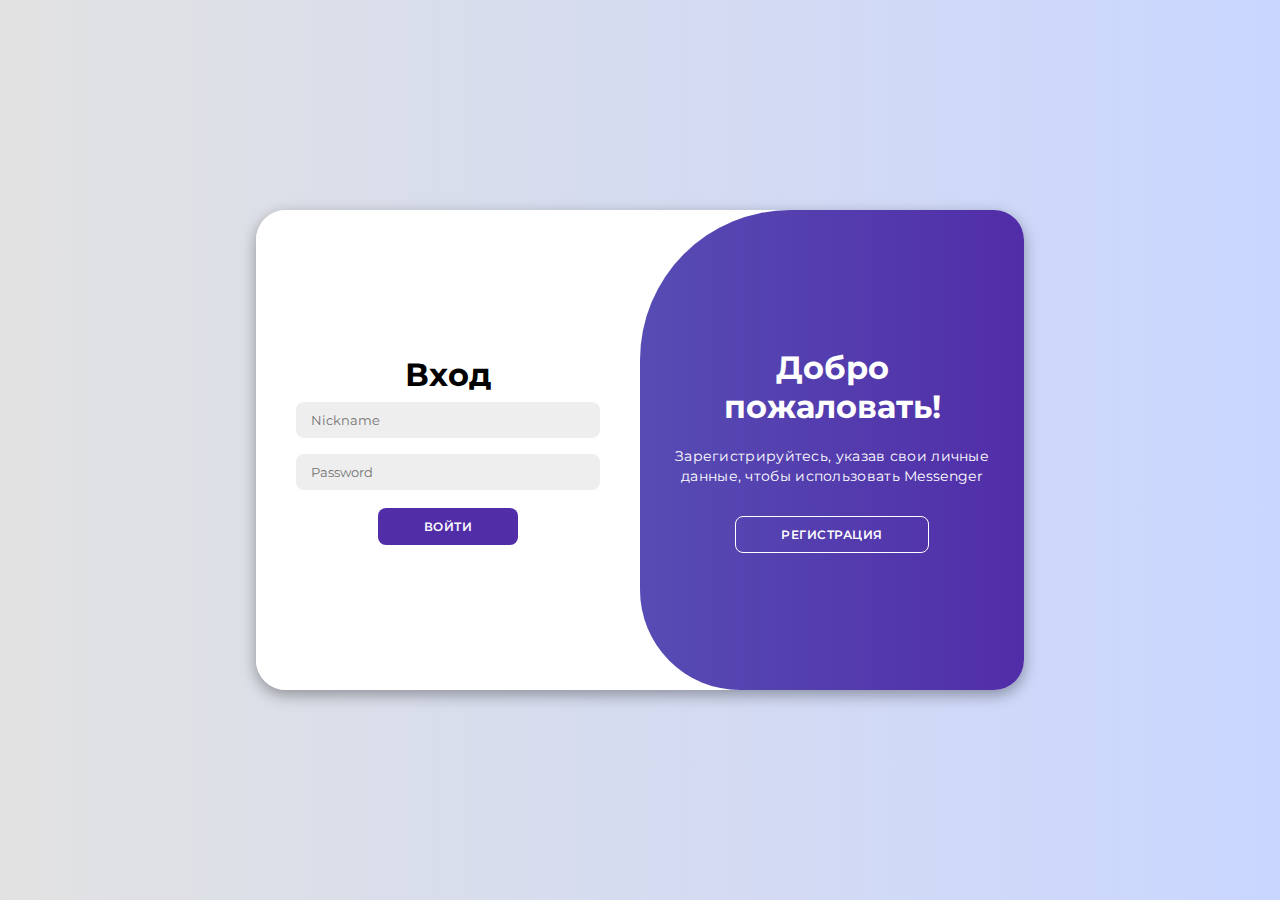
<file: index.html>
<!DOCTYPE html>

<html xmlns:th="http://www.thymeleaf.org">
    <head>
        <meta charset="utf-8">
        <meta name="viewport" content="width=device-width, initial-scale=1">
        <link rel="stylesheet" href="/css/style_login.css">
        <link rel="icon" type="image/x-icon" href="/img/favicon.ico">
        <title>Messenger</title>
        <script>
            function registration(){
                var jsondata = {
                    "login": document.getElementById("nicknameSignUp").value,
                    "password": document.getElementById("passwordSignUp").value,
                    "name": document.getElementById("name").value,
                    "surname": document.getElementById("surname").value
                };

                console.log(jsondata);

                let promise = fetch("http://localhost:8080/user/create", {
                    method: 'POST',
                    headers: {
                        'Content-Type': 'application/json'
                    },
                    body: JSON.stringify(jsondata)
                })
                    .then(response => { return response.json()})

                promise.then(
                    function (response) {
                        // console.log(response.data);
                        console.log(response.status);

                        if(response.status === "OK") {
                            window.location.href = "http://localhost:8080/" + response.userId + "/chat?#";
                            alert("Поздравляем! Вы зарегистрированы!");
                        }
                        else {
                            alert("Пользователь с таким логином уже существует.");
                        }
                    })

                alert("Подождите, пожалуйста...");
            }

            function login(){
                var jsondata = {
                    "login": document.getElementById("nicknameSignIn").value,
                    "password": document.getElementById("passwordSignIn").value
                };

                let promise = fetch("http://localhost:8080/user/login", {
                    method: 'POST',
                    headers: {
                        'Content-Type': 'application/json'
                    },
                    body: JSON.stringify(jsondata)
                }).then(response => {
                    return response.json()
                })

                promise.then(
                        function (response) {
                            if(response.status === "OK") {
                                alert("Добро пожаловать!");
                                window.location.href = "http://localhost:8080/" + response.userId + "/chat?#";
                            }
                            // var jsonresp = JSON.parse(response.status);
                            if(response.status === "wrong password") {
                                alert("Неверный пароль!");
                            }
                            if(response.status === "user not exist or wrong login"){
                                alert("Пользователь не найден: зарегестрируйтесь или проверьте логин!");
                            }

                        }
                );

                alert("Подождите, пожалуйста...");
            }

        </script>


    </head>
    <body>
        
        <div class="conteiner" id="conteiner">
            <div class="form-conteiner sign-up">
                <form id="signupform">
                    <h1>Регистрация</h1>
                    <input type="text" id="name"
                    placeholder="Name">
                    <input type="text" id="surname"
                    placeholder="Surename">
                    <input type="text" id="nicknameSignUp"
                    placeholder="Nickname">
                    <input type="password" id="passwordSignUp"
                    placeholder="Password">
                    <button type="submit" id="regbutton" onclick="registration();">Регистрация</button>

                </form>
            </div>
            <div class="form-conteiner sign-in">
                <form id="signinform">
                   <h1>Вход</h1>
                   <input type="text" id="nicknameSignIn"
                   placeholder="Nickname">
                   <input type="password" id="passwordSignIn"
                   placeholder="Password">
                   <button type="submit" id="logbutton" onclick="login();">Войти</button>
                </form>
            </div>
            <div class="toggle-conteiner">
                <div class="toggle">
                    <div class="toggle-panel toggle-left">
                        <h1>С возвращением!</h1>
                        <p>Введите свои личные данные, чтобы использовать Messenger</p>
                        <button class="hidden" id="login">Войти</button>
                    </div>
                    <div class="toggle-panel toggle-right">
                        <h1>Добро пожаловать!</h1>
                        <p>Зарегистрируйтесь, указав свои личные данные, чтобы использовать Messenger</p>
                        <button class="hidden" id="register">Регистрация</button>
                    </div>
                </div>
            </div>
        </div>

        <script src="/js/script_login.js"></script>
    </body>
</html>
</file>
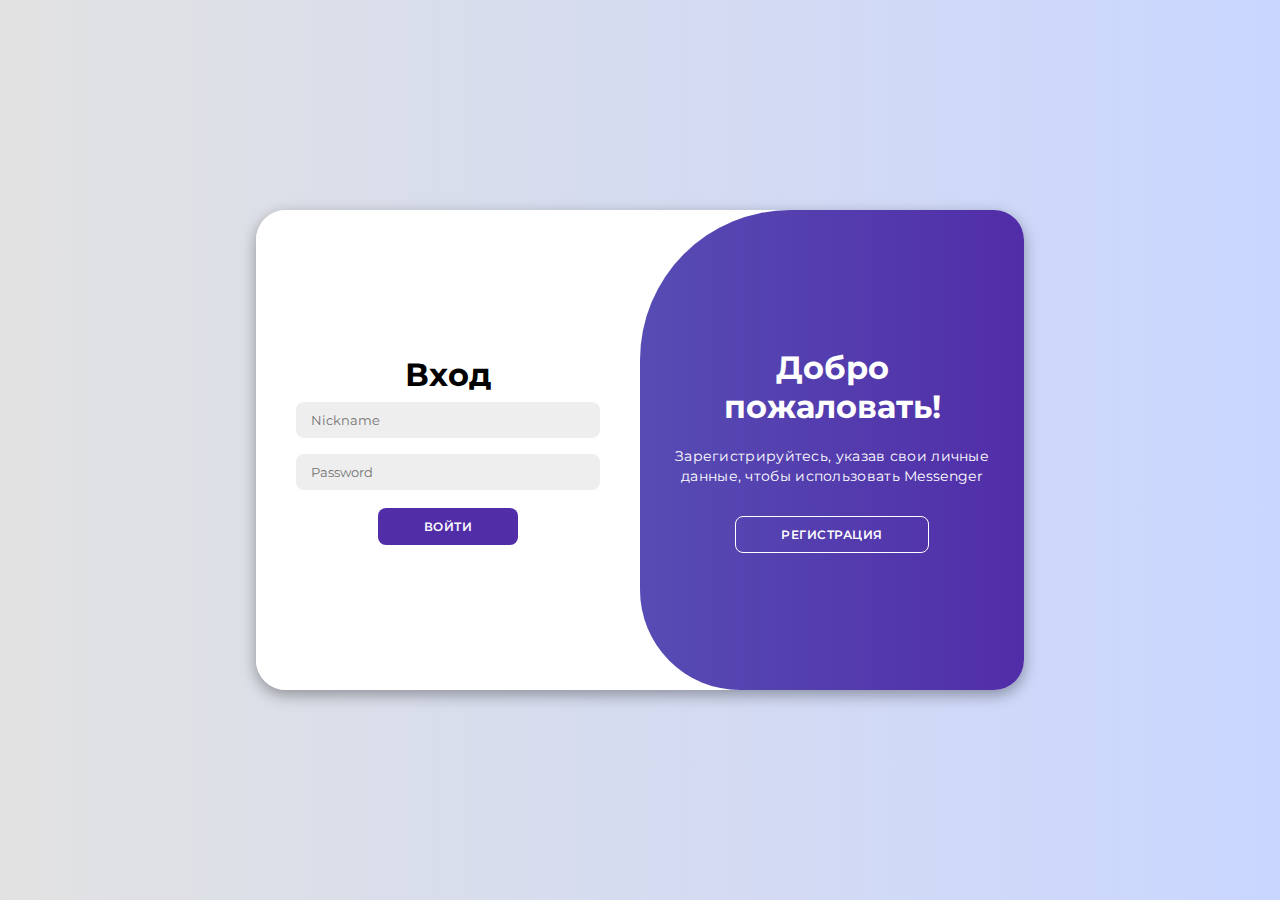
<file: Backend/test/index.html>
<!DOCTYPE html>

<html xmlns:th="http://www.thymeleaf.org">
    <head>
        <meta charset="utf-8">
        <meta name="viewport" content="width=device-width, initial-scale=1">
        <link rel="stylesheet" href="/css/style_login.css">
        <link rel="icon" type="image/x-icon" href="/img/favicon.ico">
        <title>Messenger</title>
        <script>
            function registration(){
                var jsondata = {
                    "login": document.getElementById("nicknameSignUp").value,
                    "password": document.getElementById("passwordSignUp").value,
                    "name": document.getElementById("name").value,
                    "surname": document.getElementById("surname").value
                };

                console.log(jsondata);

                let promise = fetch("http://localhost:8080/user/create", {
                    method: 'POST',
                    headers: {
                        'Content-Type': 'application/json'
                    },
                    body: JSON.stringify(jsondata)
                })
                    .then(response => { return response.json()})

                promise.then(
                    function (response) {
                        // console.log(response.data);
                        console.log(response.status);

                        if(response.status === "OK") {
                            window.location.href = "http://localhost:8080/" + response.userId + "/chat?#";
                            alert("Поздравляем! Вы зарегистрированы!");
                        }
                        else {
                            alert("Пользователь с таким логином уже существует.");
                        }
                    })

                alert("Подождите, пожалуйста...");
            }

            function login(){
                var jsondata = {
                    "login": document.getElementById("nicknameSignIn").value,
                    "password": document.getElementById("passwordSignIn").value
                };

                let promise = fetch("http://localhost:8080/user/login", {
                    method: 'POST',
                    headers: {
                        'Content-Type': 'application/json'
                    },
                    body: JSON.stringify(jsondata)
                }).then(response => {
                    return response.json()
                })

                promise.then(
                        function (response) {
                            if(response.status === "OK") {
                                alert("Добро пожаловать!");
                                window.location.href = "http://localhost:8080/" + response.userId + "/chat?#";
                            }
                            // var jsonresp = JSON.parse(response.status);
                            if(response.status === "wrong password") {
                                alert("Неверный пароль!");
                            }
                            if(response.status === "user not exist or wrong login"){
                                alert("Пользователь не найден: зарегестрируйтесь или проверьте логин!");
                            }

                        }
                );

                alert("Подождите, пожалуйста...");
            }

        </script>


    </head>
    <body>
        
        <div class="conteiner" id="conteiner">
            <div class="form-conteiner sign-up">
                <form id="signupform">
                    <h1>Регистрация</h1>
                    <input type="text" id="name"
                    placeholder="Name">
                    <input type="text" id="surname"
                    placeholder="Surename">
                    <input type="text" id="nicknameSignUp"
                    placeholder="Nickname">
                    <input type="password" id="passwordSignUp"
                    placeholder="Password">
                    <button type="submit" id="regbutton" onclick="registration();">Регистрация</button>

                </form>
            </div>
            <div class="form-conteiner sign-in">
                <form id="signinform">
                   <h1>Вход</h1>
                   <input type="text" id="nicknameSignIn"
                   placeholder="Nickname">
                   <input type="password" id="passwordSignIn"
                   placeholder="Password">
                   <button type="submit" id="logbutton" onclick="login();">Войти</button>
                </form>
            </div>
            <div class="toggle-conteiner">
                <div class="toggle">
                    <div class="toggle-panel toggle-left">
                        <h1>С возвращением!</h1>
                        <p>Введите свои личные данные, чтобы использовать Messenger</p>
                        <button class="hidden" id="login">Войти</button>
                    </div>
                    <div class="toggle-panel toggle-right">
                        <h1>Добро пожаловать!</h1>
                        <p>Зарегистрируйтесь, указав свои личные данные, чтобы использовать Messenger</p>
                        <button class="hidden" id="register">Регистрация</button>
                    </div>
                </div>
            </div>
        </div>

        <script src="/js/script_login.js"></script>
    </body>
</html>
</file>
<file: css/style_login.css>
@import url('https://fonts.googleapis.com/css2?family=Montserrat:wght@300;400;500;600;700&display=swap');

*{ 
    margin: 0; /*внешний отступ*/
    padding: 0;
    box-sizing: border-box;
    font-family: 'Montserrat', sans-serif;
}

body{
    background-color: #c9d6ff;
    background: linear-gradient(to right, #e2e2e2, #c9d6ff);
    display: flex;           /* сетка для блокового отображения*/
    align-items: center;     /* элементы по центру поперечной оси*/
    justify-content: center; /* элементы по центру оси*/
    flex-direction: column;  /* элементы располагаются в столбец сверху вниз */
    height: 100vh;   
}

.conteiner{
    background-color: #fff;         /* цвет фона элемента */
    border-radius: 30px;              /* закруглённость углов */
    box-shadow: 0 5px 15px rgba(0, 0, 0, 0.35); /* тень элемента */
    position: relative;               /* относительное позиционирование */
    overflow: hidden;                 /* скрывает содержимое выходящее за пределы */
    width: 768px;                     /* ширина элемента */
    max-width: 100%;                  /* макс. ширина  элемента */
    min-height: 480px;                /* миним. высота элемента */
}

.conteiner p{
    font-size: 14px;
    line-height: 20px;
    letter-spacing: 0.3px;
    margin: 20px 0; 
}


.conteiner button{
    background-color: #512da8;
    color: #fff;
    font-size: 12px;
    padding: 10px 45px;
    border: 1px solid transparent; /* границы */
    border-radius: 8px;
    font-weight: 600;
    letter-spacing: 0.5px;
    text-transform: uppercase;
    margin-top: 10px;
    cursor: pointer;
}

.conteiner button.hidden{
    background-color: transparent;
    border-color: #fff;
}

.conteiner form{
    background-color: #fff;
    display: flex;
    align-items: center;
    justify-content: center;
    flex-direction: column;
    padding: 0 40px;
    height: 100%;
}

.conteiner input{
    background-color: #eee;
    border: none;
    margin: 8px 0;
    padding: 10px 15px;
    font-size: 13px;
    border-radius: 8px;
    width: 100%;
    outline: none;
}

.form-conteiner{
    position: absolute;
    top: 0;
    height: 100%;
    transition: all 0.6s ease-in-out;
}

.sign-in{
    left: 0;
    width: 50%;
    z-index: 2;
}

.conteiner.active .sign-in{
    transform: translateX(100%); /* передвижение по оси x*/
}

.sign-up{
    left: 0;
    width: 50%;
    opacity: 0;
    z-index: 1;
}

.conteiner.active .sign-up{
    transform: translateX(100%);
    opacity: 1;
    z-index: 5;
    animation: move 0.6s;
}

@keyframes move{
    0%, 49.99%{
        opacity: 0;
        z-index: 1;
    }
    50%, 100%{
        opacity: 1;
        z-index: 5;
    }
}

.toggle-conteiner{
    position: absolute;
    top: 0;
    left: 50%;
    width: 50%;
    height: 100%;
    overflow: hidden;
    transition: all 0.6s ease-in-out;
    border-radius: 150px 0 0 100px;
    z-index: 1000;
}

.conteiner.active .toggle-conteiner{
    transform: translateX(-100%);
    border-radius: 0 150px 100px 0;
}

.toggle{
    background-color: #512da8;
    height: 100%;
    background: linear-gradient(to right, #5c6bc0, #512da8);
    color: #fff;
    position: relative;
    left: -100%;
    height: 100%;
    width: 200%;
    transform: translateX(0);
    transition: all 0.6s ease-in-out;
}

.conteiner.active .toggle{
    transform: translateX(50%);
}

.toggle-panel{
    position: absolute;
    width: 50%;
    height: 100%;
    display: flex;
    align-items: center;
    justify-content: center;
    flex-direction: column;
    padding: 0 30px;
    text-align: center;
    top: 0;
    transform: translateX(0);
    transition: all 0.6s ease-in-out;
}

.toggle-left{
    transform: translateX(-200%);
}

.conteiner.active .toggle-left{
    transform: translateX(0);
}

.toggle-right{
    right: 0;
    transform: translateX(0);
}

.conteiner.active .toggle-right{
    transform: translateX(200%);
}
</file>
